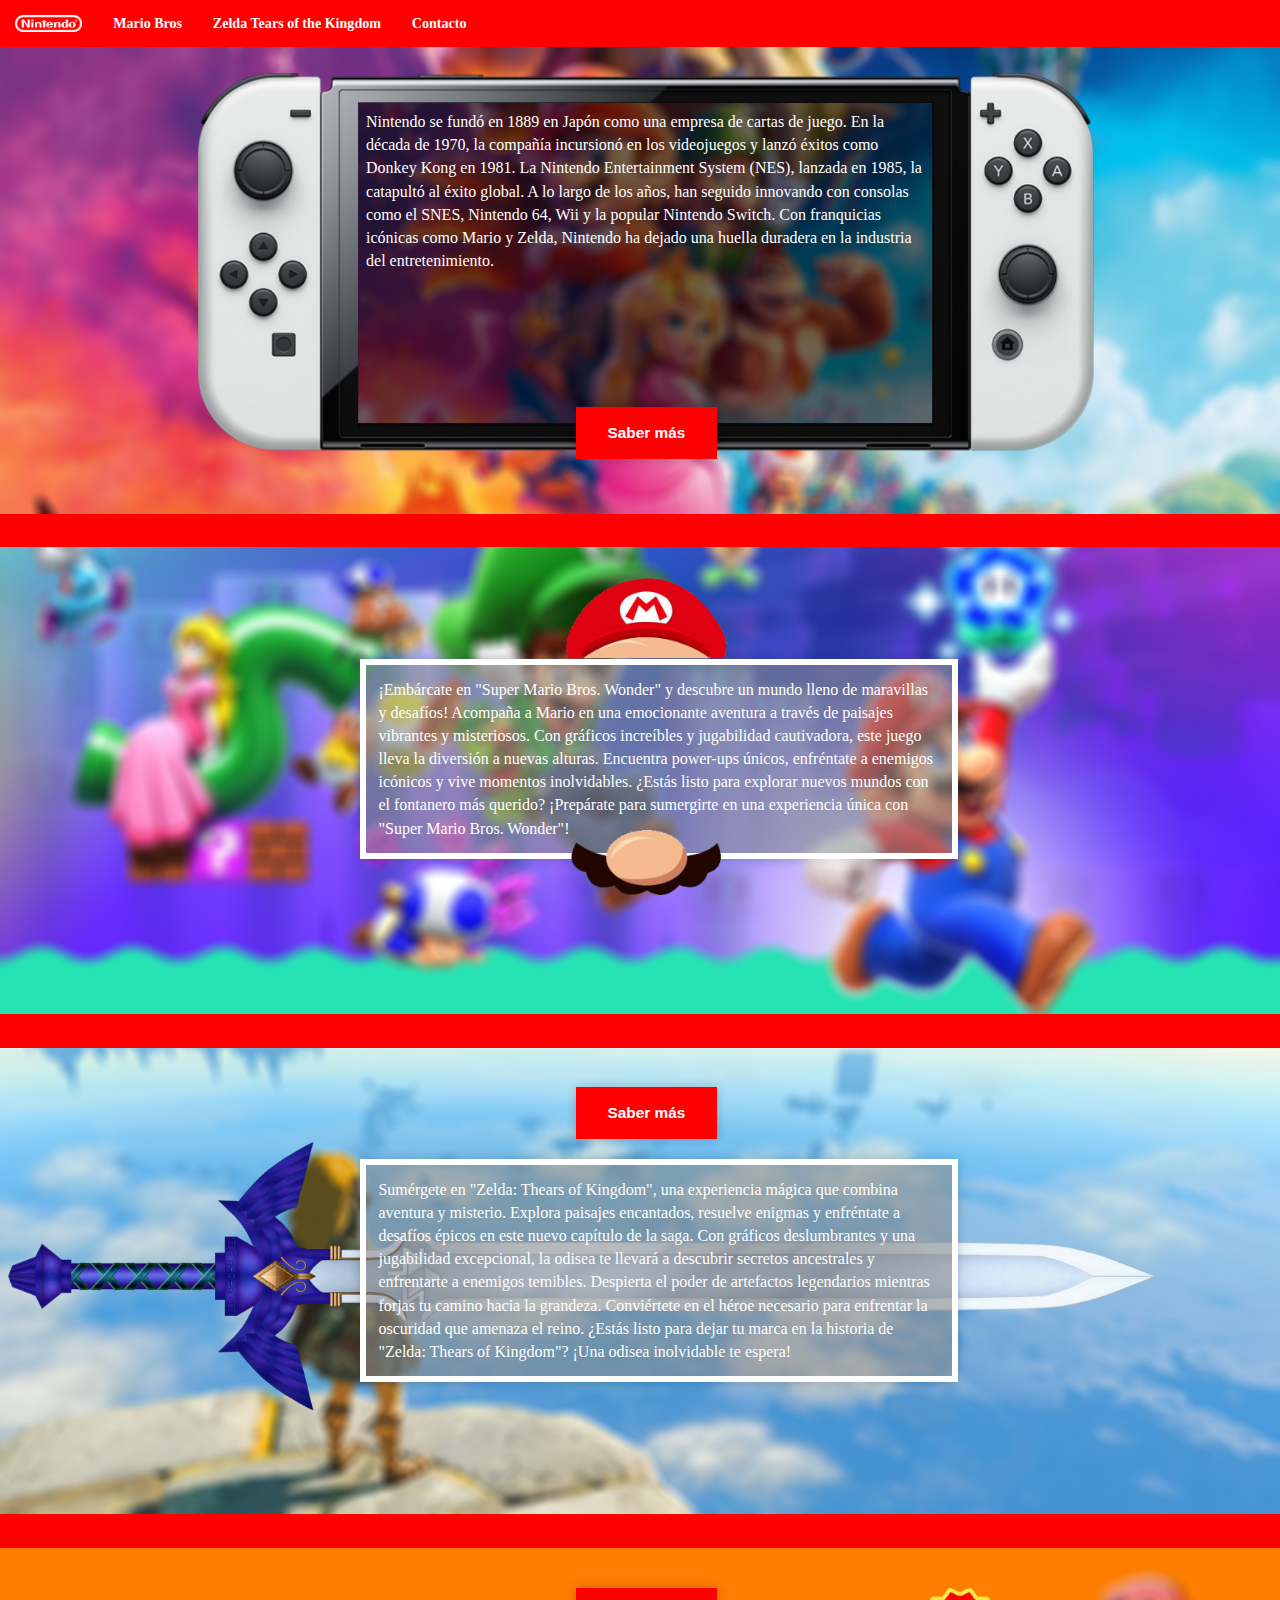
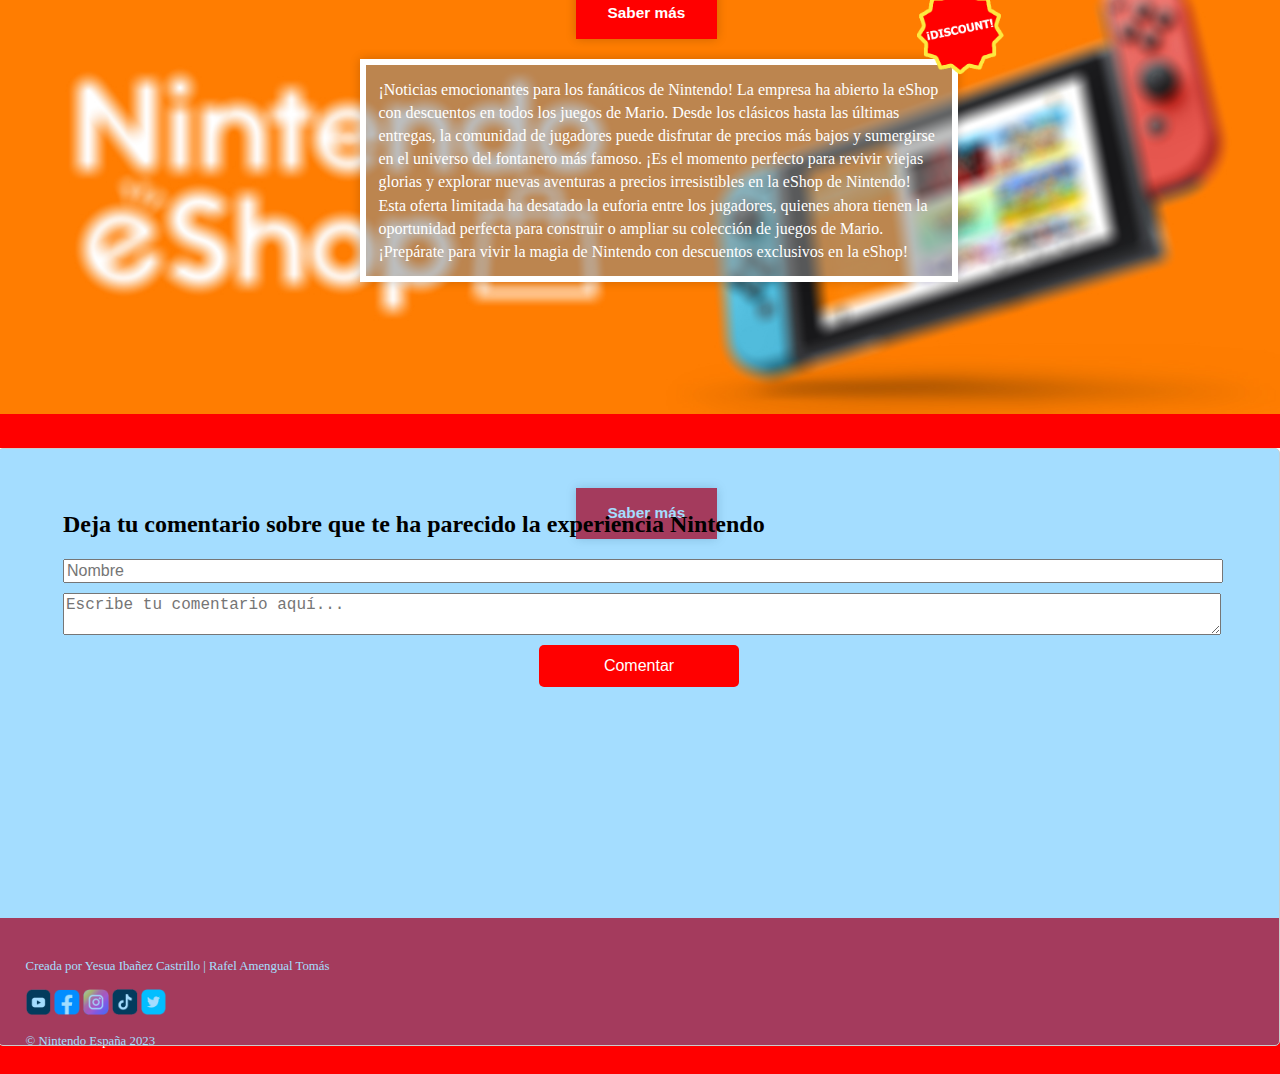
<file: Web-Responsive-JS-Rafel-Yesua/index.html>
<!DOCTYPE html>
<html lang="en">
<head>
    <meta charset="UTF-8">
    <meta name="viewport" content="width=device-width, user-scalable=yes, initial-scale=1.0, maxium-scale=1.0, minimum-scale=1.0">
    <title>Nintendo | Inicio</title>
    <link rel="stylesheet" href="CSS/navbar.css">
    <link rel="stylesheet" href="CSS/index.css">
    <link rel="stylesheet" href="CSS/footer.css">
</head>
<body>
    <header>
        <!--Barra de navegación del tamaño pc-->
    <!--Barra de navegación del tamaño pc-->
    <nav>
        <div id="nav2">
        <ul>
            <li><a class="btnIni" href="index.html"><img src="Multimedia/Logo.png"></a></li>
            <li class="nv1"><a href="Mario.html">Mario Bros</a></li>
            <li class="nv1"><a href="Zelda.html">Zelda Tears of the Kingdom</a></li>
            <li class="nv1"><a href="contact.html">Contacto</a></li>
        </ul>
        </div>
    </div>
        <!--Barra de navegación para movil-->
        <div id="navM">
            <ul>
                <li><a class="btnIni" href="index.html"><img src="Multimedia/Logo.png"></a></li>
                <li class="nv1"><a href="Mario.html">Mario Bros</a></li>
                <li class="nv1"><a href="Zelda.html">Zelda Tears of the Kingdom</a></li>
                <li class="nv1"><a href="contact.html">Contacto</a></li>
            </ul>
            </div>
        </div>
        
    </nav>

    </header>
    <main>
        <!--Apartado de la Nintendo Switch con texto-->
    <article >
        <div class="banner1">
                <img id="lg1" src="Multimedia/NintendoSwitch.png">
                <!--Texto del interior de la Switch-->
                <p id="sp1">
                    Nintendo se fundó en 1889 en Japón como una empresa de cartas de juego.
                    En la década de 1970, la compañía incursionó en los videojuegos y lanzó éxitos como Donkey Kong en 1981.
                    La Nintendo Entertainment System (NES), lanzada en 1985, la catapultó al éxito global.
                    A lo largo de los años, han seguido innovando con consolas como el SNES, Nintendo 64,
                    Wii y la popular Nintendo Switch. Con franquicias icónicas como Mario y Zelda,
                    Nintendo ha dejado una huella duradera en la industria del entretenimiento.
                </p>
                <!--Botón de saber más-->
                <button id="more1"><a href="https://www.youtube.com/watch?v=XoMEATvLpyA"><strong>Saber más</strong></a></button>
            </div>
            <!--Imagen de background del primer article (Mario y más personajes)-->
            <img id="banner1" src="Multimedia/Banner2.jpg">

    </article>
        <!--Separador de contenido-->
        <div id="separador1">  
        </div>
    <article>
            <!--Apartado del nuevo juego Mario Wonder-->
            <div class="banner1">
                <!--Imagenes decorativas de Mario-->
                <img id="nariz" src="Multimedia/Nariz.png">
                <img id="gorra" src="Multimedia/Gorra.png"></img>
                <!--Text del apartado-->
                <p id="sp2">
                    ¡Embárcate en "Super Mario Bros. Wonder" y descubre un mundo lleno de maravillas y desafíos!
                    Acompaña a Mario en una emocionante aventura a través de paisajes vibrantes y misteriosos.
                    Con gráficos increíbles y jugabilidad cautivadora, este juego lleva la diversión a nuevas alturas. 
                    Encuentra power-ups únicos, enfréntate a enemigos icónicos y vive momentos inolvidables. 
                    ¿Estás listo para explorar nuevos mundos con el fontanero más querido? ¡Prepárate para sumergirte en una 
                    experiencia única con "Super Mario Bros. Wonder"!
                </p>
                <!--Botón de saber más-->
                <button id="more2"><a href="https://www.youtube.com/watch?v=XoMEATvLpyA"><strong>Saber más</strong></a></button>
            </div>
            <!--Imagen de Background del segundo article (Mario Wonder)-->
            <img id="banner1" src="Multimedia/Banner5.jpg">

    </article>
        <!--Separador de contenido-->
        <div id="separador1">  
        </div>
    <article>
        <!--Apartado del nuevo juego de Zelda-->
        <div class="banner1">
            <!--Imagen decorativa del texto (Espada)-->
            <img id="sword" src="Multimedia/MasterSword.png"></img>
            <!--Texto del apartado-->
            <p id="sp3">
                Sumérgete en "Zelda: Thears of Kingdom", una experiencia mágica que combina aventura y misterio. 
                Explora paisajes encantados, resuelve enigmas y enfréntate a desafíos épicos en este nuevo capítulo de la saga. 
                Con gráficos deslumbrantes y una jugabilidad excepcional, la odisea te llevará a descubrir secretos ancestrales y enfrentarte a enemigos temibles. 
                Despierta el poder de artefactos legendarios mientras forjas tu camino hacia la grandeza. 
                Conviértete en el héroe necesario para enfrentar la oscuridad que amenaza el reino. 
                ¿Estás listo para dejar tu marca en la historia de "Zelda: Thears of Kingdom"? ¡Una odisea inolvidable te espera!
            </p>
            <!--Botón de saber más-->
            <button id="more3"><a href="https://www.youtube.com/watch?v=gp9aY09li1s"><strong>Saber más</strong></a></button>
        </div>

        <!--Imagen de background del tercer article (Zelda en una isla flotante)-->
        <img id="banner1" src="Multimedia/Banner4.jpg">

    </article>
        <!--Separador de contenido-->
        <div id="separador1">  
        </div>
    <article>
        <!--Apartado de los descuentos de la tienda de Nintendo-->
        <div class="banner1">
            <!--Texto del apartado-->
            <p id="sp4">
                ¡Noticias emocionantes para los fanáticos de Nintendo! La empresa ha abierto la eShop con descuentos en todos los juegos de Mario.
                Desde los clásicos hasta las últimas entregas, la comunidad de jugadores puede disfrutar de precios más bajos y sumergirse en el universo del fontanero más famoso.
                ¡Es el momento perfecto para revivir viejas glorias y explorar nuevas aventuras a precios irresistibles en la eShop de Nintendo!
                Esta oferta limitada ha desatado la euforia entre los jugadores, quienes ahora tienen la oportunidad perfecta para construir o ampliar su colección de juegos de Mario.
                ¡Prepárate para vivir la magia de Nintendo con descuentos exclusivos en la eShop!
            </p>
            <!--Botón de saber más-->
            <button id="more4"><a href="https://www.nintendo.es/Nintendo-eShop/Nintendo-eShop-1806894.html"><strong>Saber más</strong></a></button>
            </div>
            <!--Imagen de descuento del apartado de la tienda-->
            <img id="disc" src="Multimedia/STdiscount.png">
            <!--Imagen de background del cuarto article (Nintendo eShop)-->
            <img id="banner1" src="Multimedia/Banner3.jpg">

    </article>

        <!--Separador de contenido-->
        <div id="separador1">  
        </div>
        <article>
            <!--Apartado de los descuentos de la tienda de Nintendo-->
                <!--Formulario-->
                <div id="comment-form" class="comment-box">
                    <h2>Deja tu comentario sobre que te ha parecido la experiencia Nintendo</h2>
                    <br>
                    <input type="text" id="nombre2" placeholder="Nombre">
                    <textarea id="comentario" placeholder="Escribe tu comentario aquí..."></textarea>
                    <button type="button" id="submit-comment" onclick="AgregarComentarios()">Comentar</button>
                    <br>
                    <div id="comment-section"></div>
                </div>
                <!--Imagen de background del cuarto article (Nintendo eShop)-->
                <img id="banner2" class="banner1-form" src="Multimedia/Banner3.jpg">
            <div id="separador2">  
        </article>

    <footer>
            <!--Contenido de los creadores-->
            <p><br> Creada por Yesua Ibañez Castrillo | Rafel Amengual Tomás </p>
            <br>
            
            <!--Contenido de redes sociales-->
            <div>
                <div class="iconos-sociales">
                    <a href="https://www.youtube.com/channel/UC7jT5YnTBAOf2JTRrCR0K6g" target="_blank"><img class="social" alt="Síguenos en YouTube" src="Multimedia/youtube.png" title=" Síguenos en YouTube "/></a>
                    
                    <a href="https://www.facebook.com/NintendoES/" target="_blank"><img class="social" alt="Síguenos en Facebook" src="Multimedia/facebook.png" title="Síguenos en Facebook"/></a>
                    
                    <a href="https://www.instagram.com/nintendoes/" target="_blank"><img class="social" alt="Síguenos en Instagram" src="Multimedia/Instagram.png" title="Síguenos en Instagram"/></a>
                    
                    <a href="https://www.tiktok.com/discover/nintendo-espa%C3%B1a" target="_blank"><img class="social" alt="Síguenos en TikTok" src="Multimedia/tiktok.png" title="Síguenos en TikTok"/></a>
                    
                    <a href="https://twitter.com/nintendoes?lang=ca" target="_blank"><img class="social" alt="Síguenos en Twitter" src="Multimedia/Twitter.png" title="Sígueme en Twitter"/></a>
                </div>

                <p><br>© Nintendo España 2023</p>
            </div>
        </footer>
    </main>
</body>
<script src="Scripts/comentario.js"></script>
</html>
</file>
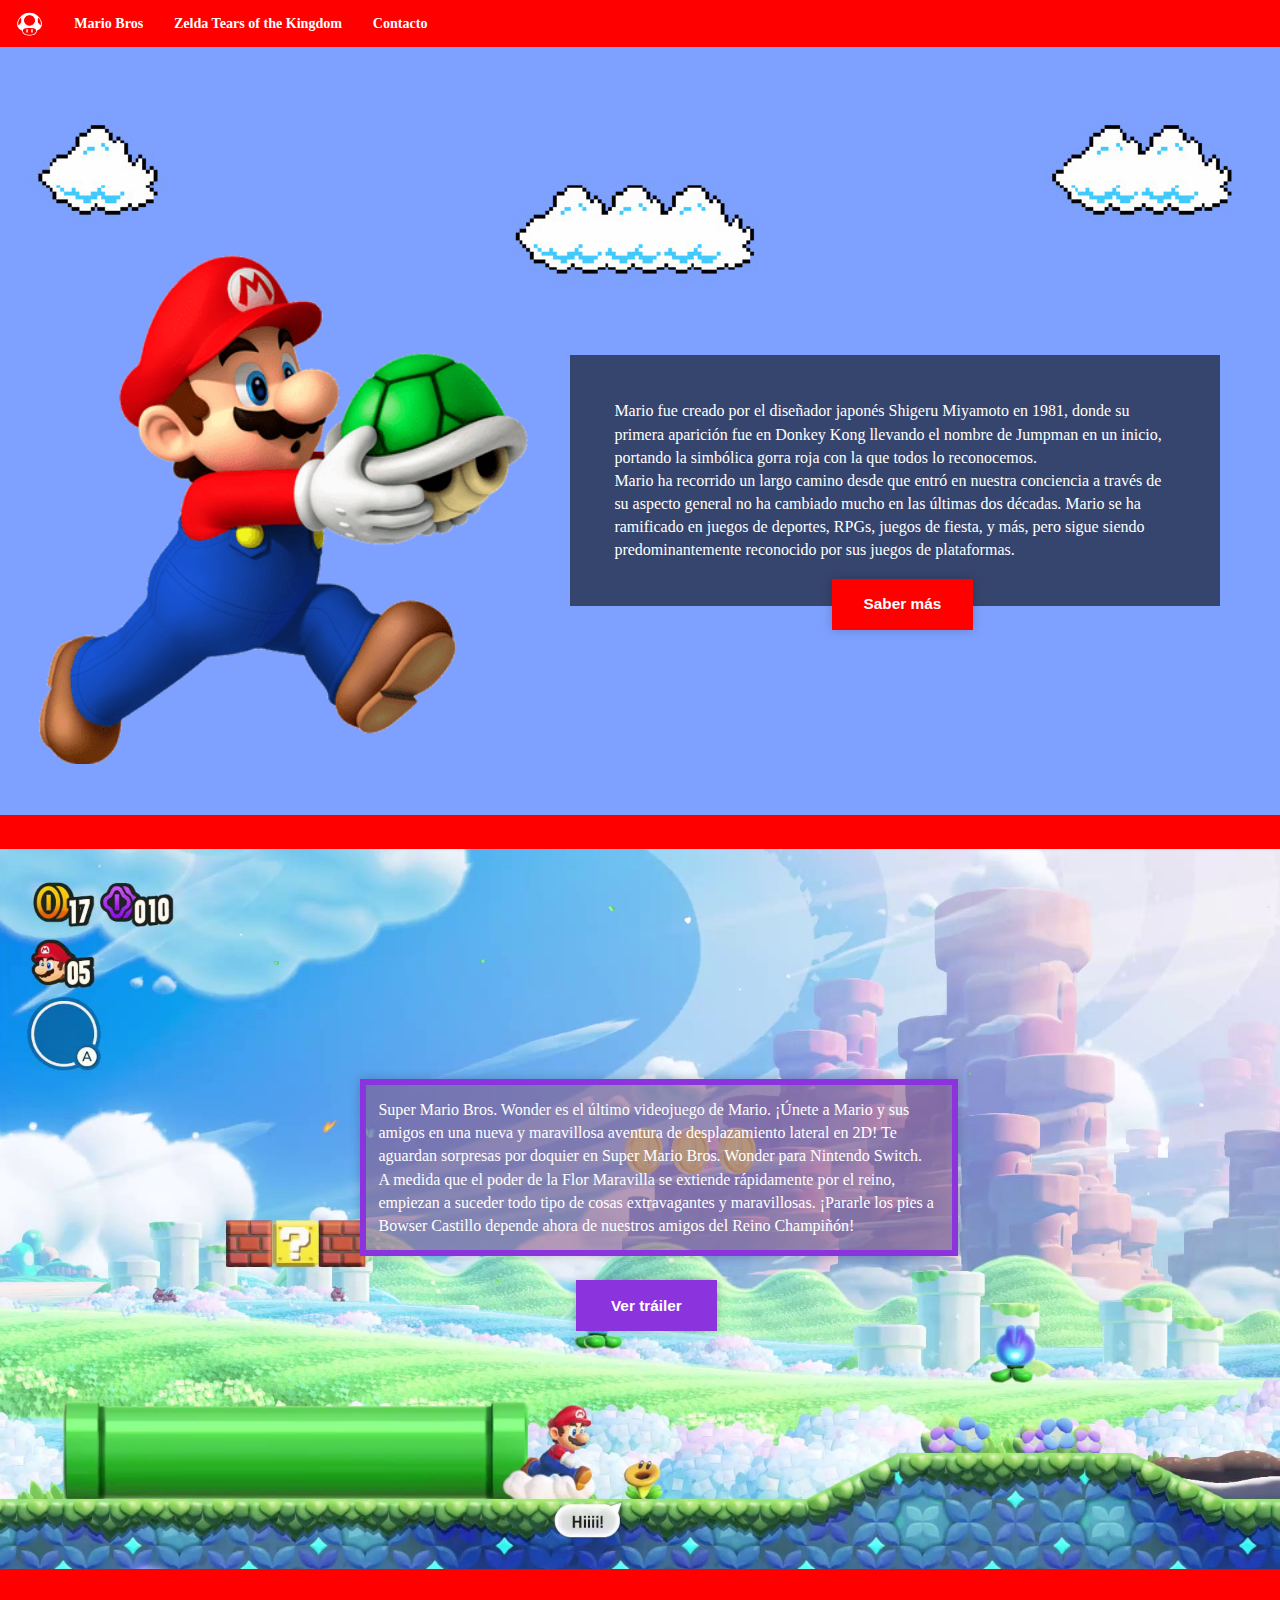
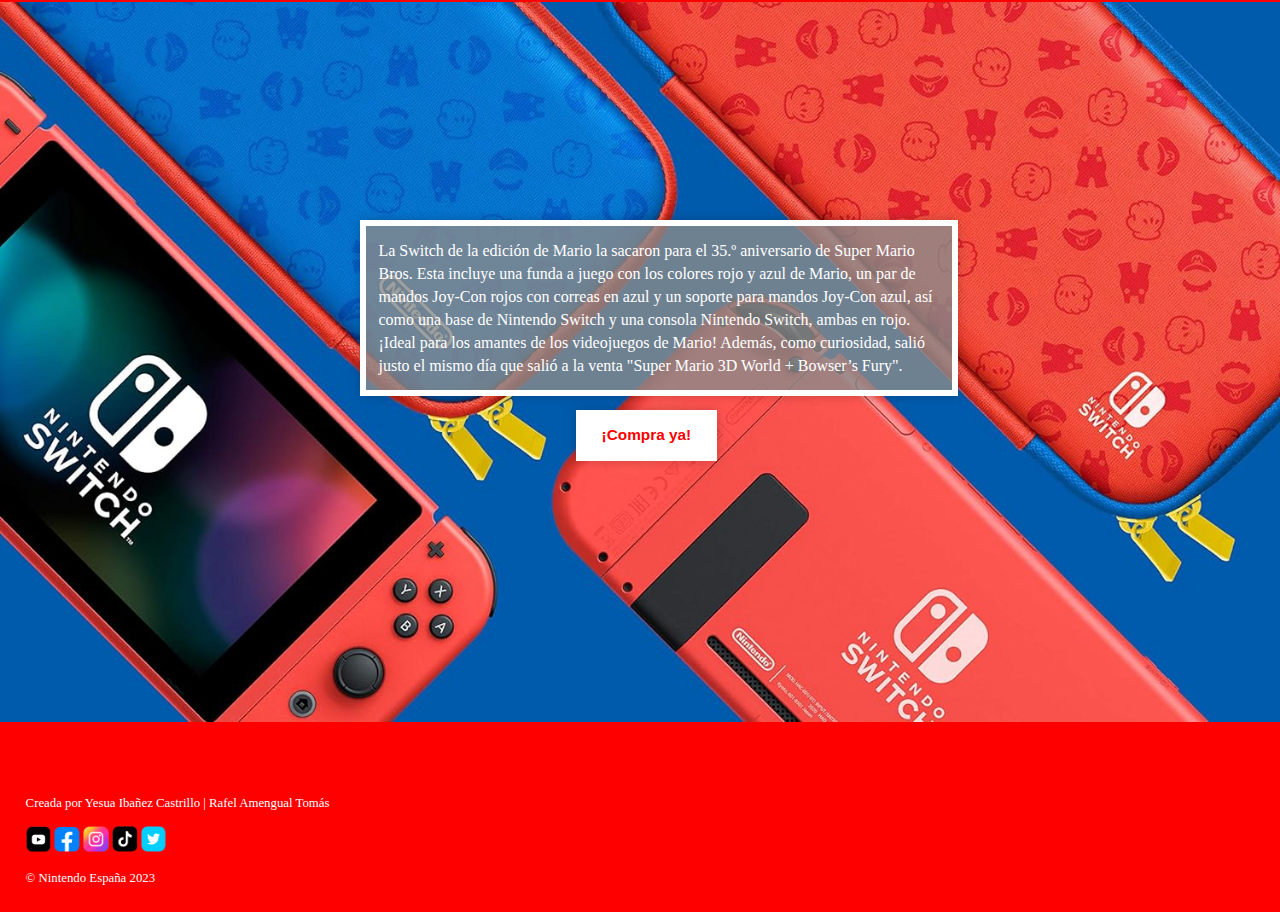
<file: Web-Responsive-JS-Rafel-Yesua/Mario.html>
<!DOCTYPE html>
<html lang="en">
<head>
    <meta charset="UTF-8">
    <meta name="viewport" content="width=device-width, initial-scale=1.0">
    <title>Nintendo | Mario</title>
    <link rel="stylesheet" href="CSS/navbar.css">
    <link rel="stylesheet" href="CSS/footer.css">
    <link rel="stylesheet" href="CSS/mario.css">
</head>
<body>
    <header>
        <!--Barra de navegación del tamaño pc-->
        <nav>
            <div>
            <ul>
                <li class="btnIniM"><a href="index.html"><img src="Multimedia/LogoMario.png"></a></li>
                <li class="nv1"><a href="Mario.html">Mario Bros</a></li>
                <li class="nv1"><a href="Zelda.html">Zelda Tears of the Kingdom</a></li>
                <li class="nv1"><a href="contact.html">Contacto</a></li>
            </ul>
            </div>
        </div>
        <div>
            <ul class="navmovil">
                <li><a class="logo"  href="index.html"><img id="LogoMarioRS" src="Multimedia/LogoMario.png"></a></li>
                <hr>
                <li><a href="#" id="active">Mario Bros</a></li>
                <hr>
                <li><a href="Zelda.html">Zelda Tears of the Kingdom</a></li>
                <hr>
            </ul>
        </div>
    </nav>

    </header>
    <main>
        <article>
        <div class="banner1">
            <div class="art1">
                <img id="lg1" src="Multimedia/Mario.png">
                <p id="sp1">
                    Mario fue creado por el diseñador japonés Shigeru Miyamoto en 1981, donde su primera aparición fue en Donkey Kong llevando el nombre de Jumpman en un inicio, portando la simbólica gorra roja con la que todos lo reconocemos.
                    <br>Mario ha recorrido un largo camino desde que entró en nuestra conciencia a través de su aspecto general no ha cambiado mucho en las últimas dos décadas. Mario se ha ramificado en juegos de deportes, RPGs, juegos de fiesta, y más, pero sigue siendo predominantemente reconocido por sus juegos de plataformas.
                </p>
            </div>
            <button id="more1"><a target="_blank" href="https://www.nintenderos.com/todo-lo-que-necesitas-saber-sobre-super-mario/"><strong>Saber más</strong></a></button> 
        </div>
        <img id="banner1" src="Multimedia/MarioDiv1.jpg">
        </article>

        <div id="separador1">  
        </div>
        <article>
            <div class="banner1">
                <p id="sp2">
                    Super Mario Bros. Wonder es el último videojuego de Mario. ¡Únete a Mario y sus amigos en una nueva y maravillosa aventura de desplazamiento lateral en 2D! Te aguardan sorpresas por doquier en Super Mario Bros. Wonder para Nintendo Switch.
                    <br>A medida que el poder de la Flor Maravilla se extiende rápidamente por el reino, empiezan a suceder todo tipo de cosas extravagantes y maravillosas. ¡Pararle los pies a Bowser Castillo depende ahora de nuestros amigos del Reino Champiñón!
                </p>
            </div>
            <button id="more2"><a target="_blank" href="https://www.youtube.com/watch?v=GZO7MgHNqI4"><strong>Ver tráiler</strong></a></button>
            <img id="banner1" src="Multimedia/MarioDiv2.jpg">
        </article>

        <div id="separador1">  
        </div>
        <article>
            <div class="banner1">
                <p id="sp3">
                    La Switch de la edición de Mario la sacaron para el 35.º aniversario de Super Mario Bros. Esta incluye una funda a juego con los colores rojo y azul de Mario, un par de mandos Joy-Con rojos con correas en azul y un soporte para mandos Joy-Con azul, así como una base de Nintendo Switch y una consola Nintendo Switch, ambas en rojo. ¡Ideal para los amantes de los videojuegos de Mario! Además, como curiosidad, salió justo el mismo día que salió a la venta "Super Mario 3D World + Bowser’s Fury".
                </p>
            </div>
            <button id="more3"><a target="_blank" href="https://www.amazon.es/Nintendo-Switch-edición-Mario-rojo/dp/B08SSBJQC9"><strong>¡Compra ya!</strong></a></button>
            <img id="banner1" src="Multimedia/MarioDiv3.jpg">
        </article>

        <div id="separador1">  
        </div>
    
        <footer>
            <p><br> Creada por Yesua Ibañez Castrillo | Rafel Amengual Tomás </p>
            <br>
            <div>
                <div class="iconos-sociales">
                    <a href="https://www.youtube.com/channel/UC7jT5YnTBAOf2JTRrCR0K6g" target="_blank"><img class="social" alt="Síguenos en YouTube" src="Multimedia/youtube.png" title=" Síguenos en YouTube "/></a>
                    
                    <a href="https://www.facebook.com/NintendoES/" target="_blank"><img class="social" alt="Síguenos en Facebook" src="Multimedia/facebook.png" title="Síguenos en Facebook"/></a>
                    
                    <a href="https://www.instagram.com/nintendoes/" target="_blank"><img class="social" alt="Síguenos en Instagram" src="Multimedia/Instagram.png" title="Síguenos en Instagram"/></a>
                    
                    <a href="https://www.tiktok.com/discover/nintendo-espa%C3%B1a" target="_blank"><img class="social" alt="Síguenos en TikTok" src="Multimedia/tiktok.png" title="Síguenos en TikTok"/></a>
                    
                    <a href="https://twitter.com/nintendoes?lang=ca" target="_blank"><img class="social" alt="Síguenos en Twitter" src="Multimedia/Twitter.png" title="Sígueme en Twitter"/></a>
                </div>

                <p><br>© Nintendo España 2023</p>
            </div>
        </footer>
    </main>
</body>
</html>
</file>
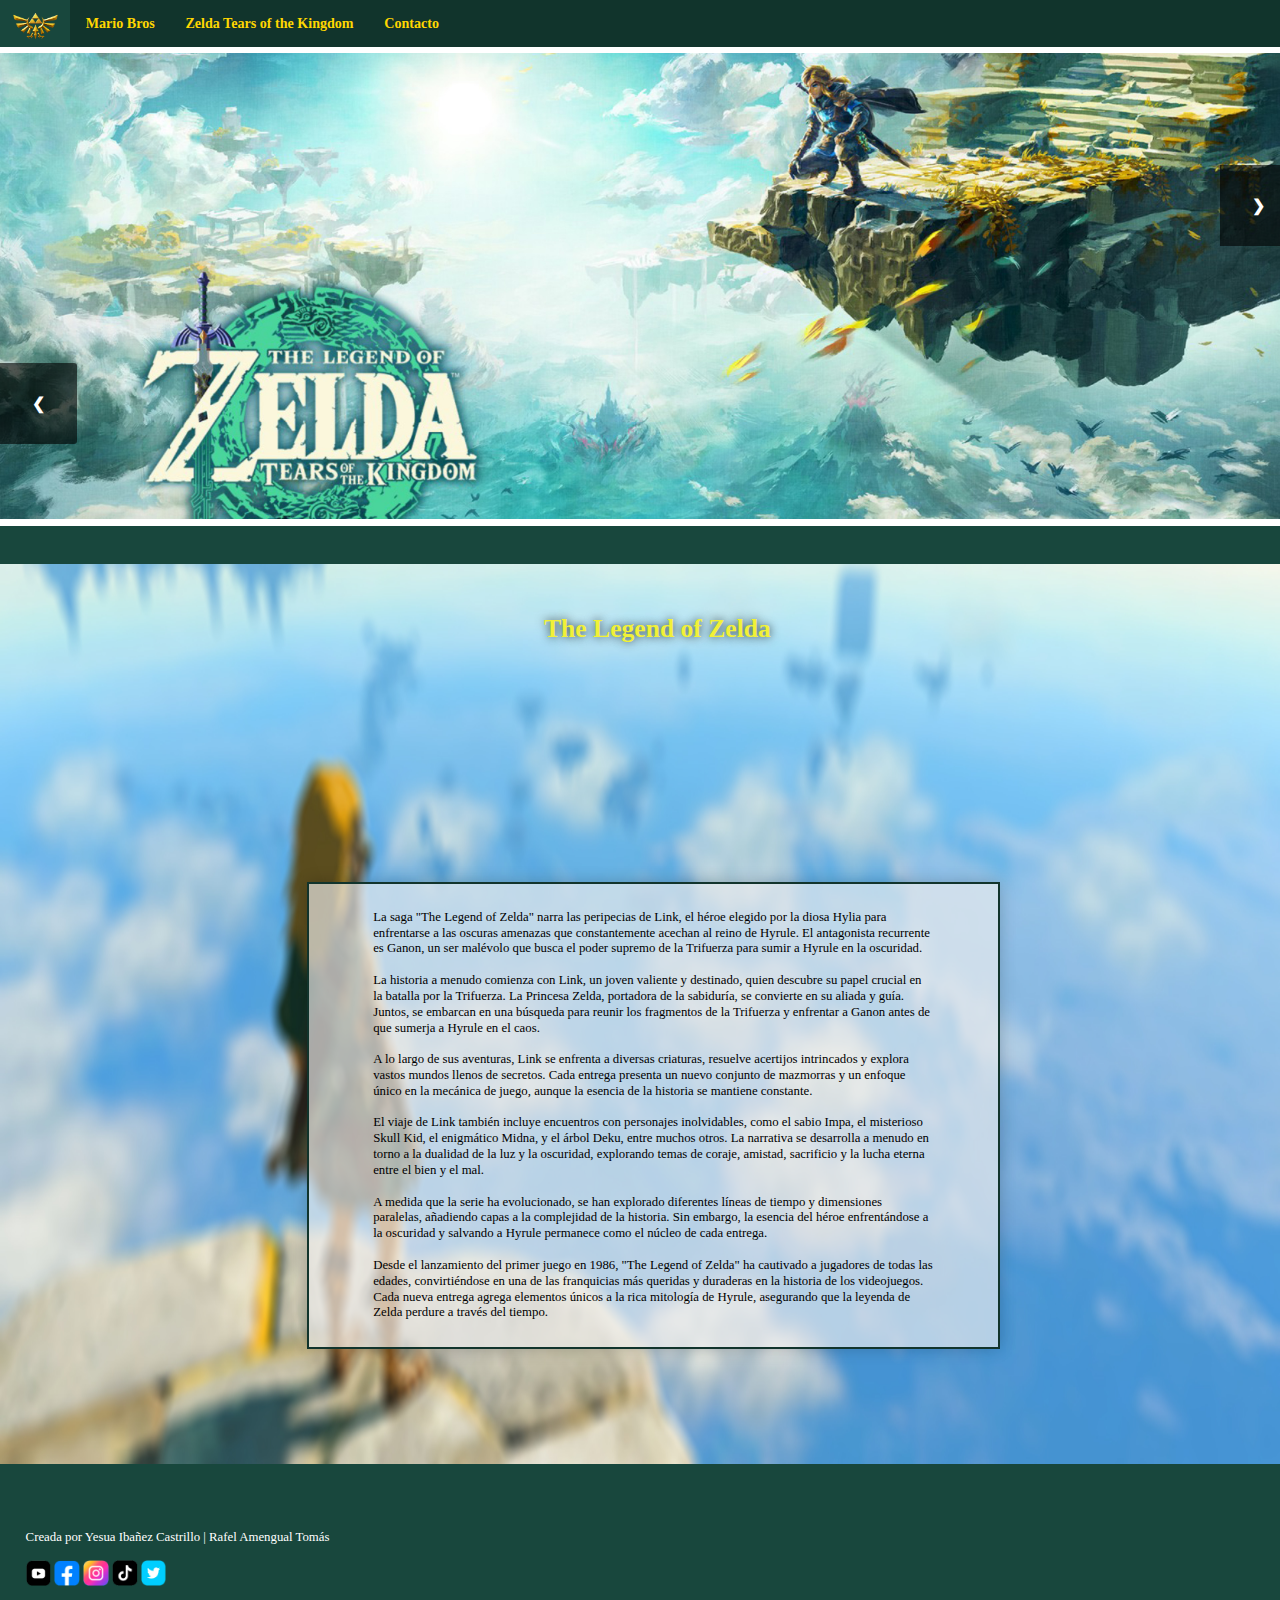
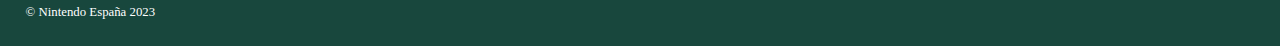
<file: Web-Responsive-JS-Rafel-Yesua/Zelda.html>
<!DOCTYPE html>
<html lang="en">
<head>
    <meta charset="UTF-8">
    <meta name="viewport" content="width=device-width, initial-scale=1.0">
    <title>Nintendo | Zelda Tears of the Kingdom</title>
    <!--Css de los textos y demás de decoración de Zelda-->
    <link rel="stylesheet" href="CSS/Zelda.css">
    <!--Css de la navbar-->
    <link rel="stylesheet" href="CSS/navbar.css">
    <!--Css del footer-->
    <link rel="stylesheet" href="CSS/footer.css">
</head>
<body>
    <header>
        <!--Menú de Navegación tamaño para PC-->
        <nav class="Zelda">
            <div>
            <ul>
                <li><a class="btnIniZ" href="index.html"><img src="Multimedia/ZeldaSheld.png"></a></li>
                <li class="nv1"><a href="Mario.html">Mario Bros</a></li>
                <li class="nv1"><a href="Zelda.html">Zelda Tears of the Kingdom</a></li>
                <li class="nv1"><a href="contact.html">Contacto</a></li>
            </ul>
            </div>
        </div>
            <!--Menú de navegación tamaño telefono-->
            <div>
                <ul class="navmovilZelda">
                    <li><a class="logoZelda" href="index.html"><img alt="Logo tipo Zelda" src="Multimedia/ZeldaSheld.png"></a></li>
                    <hr>
                    <li><a href="Mario.html">Mario Bros</a></li>
                    <hr>
                    <li><a href="Zelda.html" id="active">Zelda Tears of the Kingdom</a></li>
                    <hr>
                </ul>
            </div>
        </nav>
    </header>
    <main>

        <div class="slideshow-container">
            <a class="prev" onclick="plusSlides('Mario', -1)">&#10094;</a>
            <div class="mySlides Mario" onclick="scrSide('siguiente', 100, 'arteUrbano')">
                <img src="Multimedia/Carrousel..jpg">
            </div>
            <div class="mySlides fade Mario" onclick="scrSide('siguiente', 200, 'arteUrbano')">
                <img src="Multimedia/Carrousel2.jpg">
            </div>
            <div class="mySlides fade Mario"  onclick="scrSide('siguiente', 300, 'arteUrbano')">
                <img src="Multimedia/Carrousel3.jpg">
            </div>
            <a class="next" onclick="plusSlides('Mario', 1)">&#10095;</a>
        </div>
        <!--Separador verde-->
        <div id="separador-Zelda">
            <br>
        </div>
        <div>
            <!--Imagen de background-->
            <img class="banner1" src="Multimedia/Banner4.jpg" alt="Banner de Zelda">
            <!--Titulo del texto-->
            <h1 id="titleZ">The Legend of Zelda</h1>
            <!--Texto de la historia de Zelda-->
            <p id="textZel">
                
                La saga "The Legend of Zelda" narra las peripecias de Link, el héroe elegido por la diosa Hylia para enfrentarse a las oscuras amenazas que constantemente acechan al reino de Hyrule.
                El antagonista recurrente es Ganon, un ser malévolo que busca el poder supremo de la Trifuerza para sumir a Hyrule en la oscuridad.<br><br>
                
                La historia a menudo comienza con Link, un joven valiente y destinado, quien descubre su papel crucial en la batalla por la Trifuerza.
                La Princesa Zelda, portadora de la sabiduría, se convierte en su aliada y guía. Juntos, se embarcan en una búsqueda para reunir los fragmentos de la Trifuerza y enfrentar a Ganon antes de que sumerja a Hyrule en el caos.<br><br>

                A lo largo de sus aventuras, Link se enfrenta a diversas criaturas, resuelve acertijos intrincados y explora vastos mundos llenos de secretos.
                Cada entrega presenta un nuevo conjunto de mazmorras y un enfoque único en la mecánica de juego, aunque la esencia de la historia se mantiene constante.<br><br>

                El viaje de Link también incluye encuentros con personajes inolvidables, como el sabio Impa, el misterioso Skull Kid, el enigmático Midna, y el árbol Deku, entre muchos otros.
                La narrativa se desarrolla a menudo en torno a la dualidad de la luz y la oscuridad, explorando temas de coraje, amistad, sacrificio y la lucha eterna entre el bien y el mal.<br><br>

                A medida que la serie ha evolucionado, se han explorado diferentes líneas de tiempo y dimensiones paralelas, añadiendo capas a la complejidad de la historia.
                Sin embargo, la esencia del héroe enfrentándose a la oscuridad y salvando a Hyrule permanece como el núcleo de cada entrega.<br><br>

                Desde el lanzamiento del primer juego en 1986, "The Legend of Zelda" ha cautivado a jugadores de todas las edades, convirtiéndose en una de las franquicias más queridas y duraderas en la historia de los videojuegos.
                Cada nueva entrega agrega elementos únicos a la rica mitología de Hyrule, asegurando que la leyenda de Zelda perdure a través del tiempo.</p>
        </div>
        <!--Separador verde-->
                <div id="separador-Zelda">
                    <br>
                </div>

        <footer class="footer_Zelda">
            <!--Footer con todos los logos de las redes sociales-->
            <p><br> Creada por Yesua Ibañez Castrillo | Rafel Amengual Tomás </p>
            <br>
            <div>
                <div class="iconos-sociales">
                    <a href="https://www.youtube.com/channel/UC7jT5YnTBAOf2JTRrCR0K6g" target="_blank"><img class="social" alt="Síguenos en YouTube" src="Multimedia/youtube.png" title=" Síguenos en YouTube "/></a>
                    
                    <a href="https://www.facebook.com/NintendoES/" target="_blank"><img class="social" alt="Síguenos en Facebook" src="Multimedia/facebook.png" title="Síguenos en Facebook"/></a>
                    
                    <a href="https://www.instagram.com/nintendoes/" target="_blank"><img class="social" alt="Síguenos en Instagram" src="Multimedia/Instagram.png" title="Síguenos en Instagram"/></a>
                    
                    <a href="https://www.tiktok.com/discover/nintendo-espa%C3%B1a" target="_blank"><img class="social" alt="Síguenos en TikTok" src="Multimedia/tiktok.png" title="Síguenos en TikTok"/></a>
                    
                    <a href="https://twitter.com/nintendoes?lang=ca" target="_blank"><img class="social" alt="Síguenos en Twitter" src="Multimedia/Twitter.png" title="Sígueme en Twitter"/></a>
                </div>

                <p><br>© Nintendo España 2023</p>
            </div>
        </footer>
    </main>
</body>
<script src="Scripts/CarrouselMario.js"></script>
</html>
</file>
<file: Web-Responsive-JS-Rafel-Yesua/CSS/navbar.css>
/*Parametros generales de la web*/
*{
    margin:0;
}
/*Parametros de color y tamaño de la barra de navegación*/
nav{
    background-color: red;
    height: 3.7vw;
    overflow: hidden;
}

ul{
    list-style-type: none;
    margin: 0;
    padding: 0;
}

li{
    float: left;
}

li a{
    display: block;
    color: white;
    text-align: center;
    padding: 1.2vw 1.2vw;
    text-decoration: none;
    font-size: 1.1vw;
    font-weight: bold;
}
li a:hover {
    background-color: white;
    color: red;
    font-weight: bold;
}
.btnIni:hover {
    background-color: transparent;
    padding: 1.2vw;
}
.btnIni img{
    height: 1.3vw;
}
.btnIniM a{
    padding: 0.8vw 1.2vw;
}
.btnIniM a:hover{
    background-color: transparent;
}
.btnIniM img{
    width: 2.2vw;
}


.Zelda {
    background-color: #11342c;
}

.Zelda a {
    color: gold;
}

.Zelda a:hover{
    color: white;
    background-color: #18473d;
}

.btnIniZ{
    padding: 1vw;
    background-color: #11342c;
}

.btnIniZ img{
    width: 3.5vw;
}
.btnIniZ:hover{
    background-color: transparent;

}

/*Barra de navegación móvil oculta*/
.navmovil,.navmovilZelda{
    display: none;
}


.nav-pc-right {
    
    margin-left: 92vw;
    justify-content: flex-end;
    margin-right: 1rem;
    padding: 1.2vw;
}

.nav-pc-right button {
    margin-left: 0.5rem;
    justify-content: center;
}

.nav-pc-right button{
    color: black;
    border: none;
    border-radius: 1rem;
    cursor: pointer;
    padding: 0.5rem;
}

.switch {
    --circle-dim: 1rem;
    font-size: 17px;
    position: relative;
    display: inline-block;
    width: 3.2rem;
    height: 1.6rem;
}
  
  /* Hide default HTML checkbox */
.switch input {
    opacity: 0;
    width: 0;
    height: 0;
}
  
  /* The slider */
.slider {
    position: absolute;
    cursor: pointer;
    top: 0;
    left: 0;
    right: 0;
    bottom: 0;
    background-color: #f5aeae;
    transition: .4s;
    border-radius: 30px;

}
  
.slider-card {
    position: absolute;
    content: "";
    height: var(--circle-dim);
    width: var(--circle-dim);
    border-radius: 20px;
    left: 0.3em;
    bottom: 0.3em;
    transition: .4s;
    pointer-events: none;
}
  
.slider-card-face {
    position: absolute;
    inset: 0;
    backface-visibility: hidden;
    perspective: 1000px;
    border-radius: 50%;
    transition: .4s transform;
}
  
.slider-card-front {
    background-color: #DC3535;
}
  
.slider-card-back {
    background-color: #379237;
    transform: rotateY(180deg);
}
  
input:checked ~ .slider-card .slider-card-back {
    transform: rotateY(0);
}
  
input:checked ~ .slider-card .slider-card-front {
    transform: rotateY(-180deg);
}
  
input:checked ~ .slider-card {
    transform: translateX(1.5em);
}
  
input:checked ~ .slider {
    background-color: #9ed99c;
}


#navM{
    display: none;
}

.switch-movil{
    display: none;
}

/*CSS Tamaño móvil*/
@media screen and (max-width: 426px) {
    #nav2{
        display: none;
    }
   /*Parámetros generales de la web*/
   *{
    margin:0;
}
nav{
    height: 6vh;
}
/*Parámetros de la navbar*/
#navM{
    display: block;
    overflow: hidden;
    position: absolute;
}
/*Boton de navegación oculto*/
ul{
    list-style-type: none;
    margin: 0;
    padding: 0;
}

li{
    float: left;
}

li a{
    display: block;
    color: white;
    text-align: center;
    padding: 4vw 2vw;
    text-decoration: none;
    font-size: 3vw;
    font-weight: bold;
}
li a:hover {
    background-color: white;
    color: red;
    font-weight: bold;
}
.btnIni:hover {
    background-color: transparent;
    padding: 1.5vw;
}
.btnIni img{
    height: 5vw;
}
.btnIniM a{
    padding: 0.8vw 1.2vw;
}
.btnIniM a:hover{
    background-color: transparent;
}
.btnIniM img{
    width:5vh;
}
.btnIniZ img{
    padding: 2vw;
    width:5vh;
}

}
</file>
<file: Web-Responsive-JS-Rafel-Yesua/CSS/index.css>
/*Imagen y texto del primer article */
#lg1{
    display: flex;
    position: absolute;
    width: 70vw;
    margin-top: 2vw;
    margin-left: 15.5vw;
}
#sp1{
    display: flex;
    position: absolute;
    color: white;
    font-size: 1.25vw;
    text-align: left;
    margin-top: 4.3vw;
    margin-left: 28vw;
    width: 43.8vw;
    padding: 0.6vw;
    padding-bottom: 12vw;
    background-color: hsla(0, 0%, 0%, 0.57);
    line-height: 1.81vw;
}
/*Imagen y texto del segundo article*/
#disc{
    position: absolute;
    width: 12vw;
    height: 12vw;
    left: 69vw;
    top: 121.4vw;
}
#sp2{
    display: flex;
    position: absolute;
    color: white;
    font-size: 1.25vw;
    text-align: left;
    margin-top: 8.7vw;
    margin-left: 28.1vw;
    width: 43.8vw;
    padding: 1vw;
    box-shadow: 0px 0px 10px rgba(0, 0, 0, 0.2);
    background-color: hsla(180, 1%, 54%, 0.57);
    border: rgb(255, 255, 255) solid 0.5vw;
    line-height: 1.81vw;
}


/*Botom saber más*/
#more1{
    display: block;
    position: absolute;
    color: white;
    background-color: red;
    font-size: 1.2vw;
    width: 11vw;
    height: 4vw;
    border: 0;
    box-shadow: 0px 0px 10px rgba(0, 0, 0, 0.2);
    left: 45vw;
    top: 40vh;
}

#more1 a{
    display: block;
    color: white;
    text-decoration: none;
}

#more1 a:hover{
    padding: 1.1vw;
    color: red;
    background-color: white;
    text-decoration: none;
}


/*Segundo boton saber más*/

#more2{
    display: block;
    position: absolute;
    color: white;
    background-color: red;
    font-size: 1.2vw;
    width: 11vw;
    height: 4vw;
    border: 0;
    box-shadow: 0px 0px 10px rgba(0, 0, 0, 0.2);
    left: 45vw;
    top: 60vh;
}

#more2 a{
    display: block;
    color: white;
    text-decoration: none;
}

#more2 a:hover{
    padding: 1.1vw;
    color: red;
    background-color: white;
    text-decoration: none;
}


/*Decoración de Zelda */
#sword{
    display: flex;
    position: absolute;
    width: 21vw;
    margin-top: -27vw;
    margin-left: 35vw;
    rotate: -90deg;
}
/*Texto de Zelda Tears of the Kingdom*/
#sp3{
    display: flex;
    position: absolute;
    color: white;
    font-size: 1.25vw;
    text-align: left;
    margin-top: 8.7vw;
    margin-left: 28.1vw;
    width: 43.8vw;
    padding: 1vw;
    box-shadow: 0px 0px 10px rgba(0, 0, 0, 0.2);
    background-color: hsla(180, 1%, 54%, 0.57);
    border: rgb(255, 255, 255) solid 0.5vw;
    line-height: 1.81vw;
}

/*Tercer boton saber más*/
#more3{
    display: block;
    position: absolute;
    color: white;
    background-color: red;
    font-size: 1.2vw;
    width: 11vw;
    height: 4vw;
    border: 0;
    box-shadow: 0px 0px 10px rgba(0, 0, 0, 0.2);
    left: 45vw;
    top: 60vh;
}

#more3 a{
    display: block;
    color: white;
    text-decoration: none;
}

#more3 a:hover{
    padding: 1.1vw;
    color: red;
    background-color: white;
    text-decoration: none;
}

/*Decoración de Mario en el texto*/
#gorra{
    display: flex;
    position: absolute;
    width: 19vw;
    margin-top: -3.55vw;
    margin-left: 41vw;
    z-index: 2;

}
#nariz{
    position: absolute;
    width: 12vw;
    margin-top: 19vw;
    margin-left: 44.5vw;
    z-index: 2;
}

/*Texto de la tienda de Nintendo*/
#sp4{
    display: flex;
    position: absolute;
    color: white;
    font-size: 1.25vw;
    text-align: left;
    margin-top: 8.7vw;
    margin-left: 28.1vw;
    width: 43.8vw;
    padding: 1vw;
    box-shadow: 0px 0px 10px rgba(0, 0, 0, 0.2);
    background-color: hsla(180, 1%, 54%, 0.57);
    border: rgb(255, 255, 255) solid 0.5vw;
    line-height: 1.81vw;
}

/*Cuarto boton saber más*/
#more4{
    display: block;
    position: absolute;
    color: white;
    background-color: red;
    font-size: 1.2vw;
    width: 11vw;
    height: 4vw;
    border: 0;
    box-shadow: 0px 0px 10px rgba(0, 0, 0, 0.2);
    left: 45vw;
    top: 60vh;
}

#more4 a{
    display: block;
    color: white;
    text-decoration: none;
}

#more4 a:hover{
    padding: 1.1vw;
    color: red;
    background-color: white;
    text-decoration: none;
}

/*Banner de fondo 1*/
.banner1{
    position: relative;
}
/*Esto esta aquí porque se buguea la web (Si se quita mueve todos los saber más y no los deja recolocar de nuevo :( )*/
#banner1{
    width: 100%;
}

/*Separadro de contenido*/
#separador1{
    background-color: red;
    margin-top: -0.7vw;
    height: 3vw;
}

  /*Estilos de la caja de comentarios */
  .comment-box {
    overflow-y: scroll;
    overflow-x: hidden;
    -webkit-hyphens: auto;
    -ms-hyphens: auto;
    hyphens: auto;
    margin: 0 ;
    right: 0vw;
    width: 90vw;
    height: 52vh;
    padding: 5vw;
    border: 1px solid #ccc;
    border-radius: 5px;
    background-color: rgba(5, 163, 255, 0.363);   
    margin-top: 8.7vw;
    
   
}



#comment-form {
    z-index: 1;
    hyphens: auto;
    position: absolute;
    max-width: 90vw;
    max-height: 53vh;
    margin-top: 0vw;
    margin-left: 28vw;
    line-height: 1.81vw;
    font-size: 1.25vw;
    text-align: left;
    
}

#comment-form input,
#comment-form textarea {
    display: block;
    width: 100%;
    margin-bottom: 10px;
    font-size: 1.25vw;
}

#submit-comment {
    display: block;
    margin: 0 auto;
    padding: 12px 24px;
    background-color: #ff0000;
    color: #fff;
    border: none;
    border-radius: 5px;
    cursor: pointer;
    transition: background-color 0.3s;
    width: 100%;
    max-width: 200px;
    text-align: center;
    font-size: 1.25vw;
}
#submit-comment:hover {
    background-color: #d80909;
}
.comment {
    -webkit-hyphens: auto;
    -ms-hyphens: auto;
    hyphens: auto;
    line-height: 1.2vw;
    margin-bottom: 10px;
    padding: 2vw;
    border: 1px solid #ccc;
    border-radius: 5px;
    background-color: #ffffff;
}


#banner2{
    width: 100%;
    background-color: rgba(255, 255, 255, 0.952);
    filter:opacity(0)
}
.banner1-form{
    overflow: hidden;
    z-index: 0;
    position: relative;
}


@media screen and (max-width: 428px){
#nav2{
    display: none;
}

    /*Imagen y texto del primer article */
    #banner1{
        height: 34vh;
    }
    #lg1{
        display: none;
    }
    #sp1{
    border: 2px black solid;
    padding: 1vh;
    margin-top: 1vh;
    margin-left: 1.2vw;
    font-size: 1rem;
    width: 93vw;
    height: 24vh;
    line-height: 2.1vh;
    text-align: left;
    }
    /*Primer boton saber más en movil*/
    #more1{
        left: 38vw;
        top: 29vh;
        font-size: 4vw;
        width: 25vw;
        height: 4vh;
    }
    #more1 a{
        display: block;
        color: white;
        text-decoration: none;
    }
    
    #more1 a:hover{
        color: red;
        background-color: white;
        font-size: 3.7vw;
        width: 19.5vw;
    }
    /*Imagen y texto del segundo article */
    #nariz{
        display: none;
    }
    #gorra{
        display: none;
    }
    #sp2{
        margin-top: 1vh;
        margin-left: 1.2vw;
        padding: 1vh;
        font-size: 1rem;
        width: 93vw;
        height: 24vh;
        line-height: 2.1vh;
        text-align: left;
        background-color: hsla(180, 1%, 54%, 0.671);
    }

    /*Segundo boton saber más en movil*/
    #more2{
        left: 38vw;
        top: 29vh;
        font-size: 4vw;
        width: 25vw;
        height: 4vh;
    }
    #more2 a{
        display: block;
        color: white;
        text-decoration: none;
    }
    
    #more2 a:hover{
        color: red;
        background-color: white;
        font-size: 3.7vw;
        width: 19.5vw;
    }
    /*texto del tercer article */
    #sp3{
        background-color: hsla(0, 0%, 0%, 0.57);
        border-color: black;
        margin-top: 0.5vh;
        margin-left: 1.2vw;
        padding: 1vh;
        font-size: 0.9rem;
        width: 93vw;
        height: 26.3vh;
        line-height: 2.1vh;
        text-align:left;
    }
    /*Tercer boton saber más en movil*/
    #more3{
        left: 38vw;
        top: 29.4vh;
        font-size: 4vw;
        width: 25vw;
        height: 4vh;
    }
    #more3 a{
        display: block;
        color: white;
        text-decoration: none;
    }
    
    #more3 a:hover{
        color: red;
        background-color: white;
        font-size: 3.7vw;
        width: 19.5vw;
    }
    /*Imagen y texto del cuarto article */
    #sp4{
        background-color: hsla(0, 0%, 0%, 0.57);
        border-color: black;
        margin-top: 0.5vh;
        margin-left: 1.2vw;
        padding: 1vh;
        font-size: 0.9rem;
        width: 93vw;
        height: 26.3vh;
        line-height: 2.1vh;
        text-align:left;
    }
    #disc{
        display: none;
    }
    /*Cuarto boton saber más en movil*/
    #more4{
        left: 38vw;
        top: 29.5vh;
        font-size: 4vw;
        width: 25vw;
        height: 4vh;
    }
    #more4 a{
        display: block;
        color: white;
        text-decoration: none;
    }
    
    #more4 a:hover{
        color: red;
        background-color: white;
        font-size: 3.7vw;
        width: 19.5vw;
    }
    #separador1{
        margin-top: -1vh;
        height: 4.1vw;
    }

    #comment-form{
        height: 35vh;
        font-size: 3vw;
        line-height: 4vw;
    }
    #comment-form textarea{
        height: 14vh;
        font-size: 4vw;
    }
    #comment-form #nombre2{
        height: 4vh;
        font-size: 4vw;
    }
    #submit-comment{
        font-size: 4vw;
    }
    #separador2{
        display: none;
    }
    #banner2{
        height: 40vh;
    }

}
</file>
<file: Web-Responsive-JS-Rafel-Yesua/CSS/footer.css>
/*Pie de página*/
footer{
    position: absolute;
    display: flexbox;
    background-color: red;
    color: white;
    font-size: 1vw;
    text-align: left;
    width: 95.99%;
    padding: 2vw;
}
/*Parámetros del footer de la web de zelda, tamaño color etc.*/
.footer_Zelda{
    position: absolute;
    display: flexbox;
    background-color: #18473d;
    color: white;
    font-size: 1vw;
    text-align: left;
    width: 95.99%;
    padding: 2vw;

}
/*Iconos de las redes sociales*/
.social{
    width: 2vw;
    height: 2vw;
}
@media screen and (max-width: 428px){
    /*Modificacion del footer en todas las Web*/
.footer_Zelda{
        font-size: 4vw;
        margin-top: 10vw;
        height: 20vh;
    }
    footer{
        font-size: 4vw;

    }
    /*Modificacion del los iconos del foooter*/
    .social{
        width: 9vw;
        height: 9vw;
    }
}
</file>
<file: Web-Responsive-JS-Rafel-Yesua/CSS/mario.css>
/*Imagen y texto del primer article */
#lg1{
    display: flex;
    position: absolute;
    width: 40vw;
    margin-top: 16vw;
    margin-left: 2vw;
}
#sp1{
    display: flex;
    position: absolute;
    color: white;
    font-size: 1.25vw;
    text-align: left;
    margin-top: 24vw;
    margin-left: 44.5vw;
    width: 43.8vw;
    padding: 3.5vw;
    border-color: red 3px;
    background-color: hsla(0, 0%, 0%, 0.57);
    line-height: 1.81vw;
}

/*Imagen y texto del segundo article*/
#sp2{
    display: flex;
    position: absolute;
    color: white;
    font-size: 1.25vw;
    text-align: left;
    margin-top: 18vw;
    margin-left: 28.1vw;
    width: 43.8vw;
    padding: 1vw;
    box-shadow: 0px 0px 10px rgba(0, 0, 0, 0.2);
    background-color: hsla(300, 23%, 42%, 0.57);
    border: rgb(139, 52, 222) solid 0.5vw;
    line-height: 1.81vw;
}

/*Primer botón saber más*/
#more1{
    display: block;
    position: absolute;
    color: white;
    background-color: red;
    font-size: 1.2vw;
    width: 11vw;
    height: 4vw;
    border: 0;
    box-shadow: 0px 0px 10px rgba(0, 0, 0, 0.2);
    left: 65vw;
    top: 41.5vw;
}

#more1 a{
    display: block;
    color: white;
    text-decoration: none;
}

#more1 a:hover{
    padding: 1.1vw;
    color: red;
    background-color: white;
    text-decoration: none;
}

/*Segundo botón saber más*/
#more2{
    display: block;
    position: absolute;
    color: white;
    background-color: rgb(139, 52, 222);
    font-size: 1.2vw;
    width: 11vw;
    height: 4vw;
    border: 0;
    box-shadow: 0px 0px 10px rgba(0, 0, 0, 0.2);
    left: 45vw;
    top: 100vw;
}

#more2 a{
    display: block;
    color: white;
    text-decoration: none;
}

#more2 a:hover{
    padding: 1.1vw;
    color: rgb(139, 52, 222);
    background-color: white;
    text-decoration: none;
}

#sp3{
    display: flex;
    position: absolute;
    color: white;
    font-size: 1.25vw;
    text-align: left;
    margin-top: 17vw;
    margin-left: 28.1vw;
    width: 43.8vw;
    padding: 1vw;
    box-shadow: 0px 0px 10px rgba(0, 0, 0, 0.2);
    background-color: hsla(180, 1%, 54%, 0.8);
    border: white solid 0.5vw;
    line-height: 1.81vw;
}

/*Tercer botón saber más*/
#more3{
    display: block;
    position: absolute;
    color: red;
    background-color: white;
    font-size: 1.2vw;
    width: 11vw;
    height: 4vw;
    border: 0;
    box-shadow: 0px 0px 10px rgba(0, 0, 0, 0.2);
    left: 45vw;
    top: 157vw;
}

#more3 a{
    display: block;
    color: red;
    text-decoration: none;
}

#more3 a:hover{
    padding: 1.1vw;
    color: white;
    background-color: red;
    text-decoration: none;
}

/*Banner de fondo*/
.banner1{
    position: relative;
}

#banner1{
    width: 100%;
}

/*Separadro de contenido*/
#separador1{
    background-color: red;
    margin-top: -0.7vw;
    height: 3vw;
}

.LogoMario {
    width: 2vw;
    height: 2vw;
}

/*CSS Tamaño móvil*/
@media screen and (max-width: 428px) {
    /*Imagen y texto del primer article */
    #lg1{
        display: none;
    }
    /*Texto del primero bloque*/
    #sp1{
        display: flex;
        position: absolute;
        color: white;
        font-size: 3.5vw;
        text-align: left;
        margin-top: 2vw;
        margin-left: 12vw;
        width: 70vw;
        padding: 3.5vw;
        background-color: hsla(0, 0%, 0%, 0.57);
        line-height: 3.2vw;
    }
    /*Imagen y texto del segundo article*/
    #sp2{
        display: flex;
        position: absolute;
        color: white;
        font-size: 3.5vw;
        text-align: left;
        margin-top: 2vw;
        margin-left: 12vw;
        width: 72.2vw;
        padding: 2vw;
        box-shadow: 0px 0px 10px rgba(0, 0, 0, 0.2);
        background-color: hsla(300, 23%, 42%, 0.57);
        border: rgb(139, 52, 222) solid 0.5vw;
        line-height: 3.2vw;
    }
    #more1{
        display: block;
        position: absolute;
        border: 0;
        box-shadow: 0px 0px 10px rgba(0, 0, 0, 0.2);
        left: 38vw;
        top: 27vh;
        font-size: 4vw;
        width: 25vw;
        height: 4vh;
    }
    #more1 a{
        display: block;
        color: white;
        text-decoration: none;
    }
    
    #more1 a:hover{
        color: red;
        background-color: white;
        font-size: 3.7vw;
        width: 19.5vw;
    }
    /*Segundo botón saber más*/
    #more2{
        display: block;
        position: absolute;
        color: white;
        background-color: rgb(139, 52, 222);
        font-size: 3.7vw;
        width: 25vw;
        height: 4vh;
        border: 0;
        box-shadow: 0px 0px 10px rgba(0, 0, 0, 0.2);
        left: 38vw;
        top: 78vh;
    }

    #more2 a:hover{
        color: rgb(139, 52, 222);
        background-color: white;
        text-decoration: none;
        width: 19.5vw;
        height: 2vh;
    }
/*Texto del tercer article*/
    #sp3{
        display: flex;
        position: absolute;
        color: white;
        font-size: 3.7vw;
        text-align: left;
        margin-top: 2vw;
        margin-left: 10vw;
        width: 76vw;
        padding: 2vw;
        box-shadow: 0px 0px 10px rgba(0, 0, 0, 0.2);
        background-color: hsla(180, 1%, 54%, 0.8);
        border: white solid 0.5vw;
        line-height: 3.7vw;
    }
    /*Tercer botón saber más*/
    #more3{
        display: block;
        position: absolute;
        color: red;
        background-color: white;
        font-size: 3.3vw;
        width: 25vw;
        height: 4vh;
        border: 0;
        box-shadow: 0px 0px 10px rgba(0, 0, 0, 0.2);
        left: 38vw;
        top: 110.6vh;
    }
    #more3 a:hover{
        color: white;
        background-color: red;
        text-decoration: none;
        width: 19.5vw;
        height: 2vh;
    }
    #separador1{
        background-color: red;
        margin-top: -1vw;
        height: 4vw;
    }
    .dropdownMario{
        display: none;
    }

}
</file>
<file: Web-Responsive-JS-Rafel-Yesua/CSS/Zelda.css>
/*Parámetros generales de la web*/
*{
    margin: 0;
}


/*Parámetros del botón de reserva de la Nintendo Switch*/
#more-Zelda{
    position: absolute;
    display: block;
    color: gold;
    background-color: #18473d;
    font-size: 1.5vw;
    width: 24vw;
    height: 10vw;
    border: 0;
    box-shadow: 0px 0px 10px rgba(0, 0, 0, 0.548);
    left: 35vw;
    top: 8vw;
    z-index: 2;
}
/*Parámetros del link del botón de reserva*/
#more-Zelda a{
    display: block;
    color: gold;
    text-decoration: none;
}

#more-Zelda a:hover{
    padding: 3.5vw;
    border: solid gold 0.25vw;
    color: gold;
    background-color: #11342c;
    text-decoration: none;
}
/*Imagen de la nintendo Switch*/
#img1{
    height: 55.76vw;
    width: 100%;
}
/*Banner de Zelda que contiene texto*/
.banner1{
    width: 100%;
    height: 100vh;
    position: relative;
    z-index: 1;
}
/*Texto de la historia de Zelda*/
#textZel{
    display: flex;
    position: absolute;
    color: black;
    font-size: 1vw;
    text-align: left;
    left: 24vw;
    width: 43.8vw;
    padding: 2.01vw;
    padding-left: 5vw;
    padding-right: 5vw;
    background-color: #eeeeeea9;
    line-height: 1.236vw;
    top: 98vh;
    border: #11342c solid 2px;
    box-shadow: 0px 0px 15px rgba(0, 0, 0, 0.2);
    z-index: 2;
}
/*Titulo de la histroia de Zelda*/
#titleZ{
    position: absolute;
    top: 48vw;
    left: 42.5vw;
    color: rgb(241, 241, 55);
    text-shadow: 0px 0px 10px rgba(0, 0, 0, 0.79);
    font-size: 2vw;
    z-index: 3;
    text-decoration: solid;
}
/*Separador de color verde Zelda*/
#separador-Zelda{
    background-color: #18473d;
    margin-top: -1.3vw;
    height: 3vw;
}


/*slideshow*/

/* Estilos del slideshow */
.slideshow-container {
    margin-top: -1.08vw;
    min-width: 50vw;
    min-height: 50vh;
}
.slideshow-container img{
    width: 100%;
}
.mySlides {
    cursor: pointer;
    align-content: center;
    justify-content: center;
    width: 100%;
    height: 100%;
    background-repeat: no-repeat; 
    background-size: contain;
}




/* Estilos de los controles de navegación */
.prev,
.next {
    cursor: pointer;
    align-self: center;
    padding: 2rem;
    margin-bottom: 5px;
    color: white;
    font-weight: bold;
    font-size: 1rem;
    transition: 0.6s ease;
    border-radius: 0 3px 3px 0;
    background-color: rgba(0, 0, 0, 0.6);
}

.prev {
    position: relative;
    top: 40vh;
    justify-self: flex-start;
}

.next {
    bottom: 36.4vh;
    left: 95.3vw;
    position: relative;
    justify-self: flex-end;
}

.prev:hover,
.next:hover {
    background-color: rgba(0, 0, 0, 0.8);
    transform: scale(1.3);
}

.fade {
    display: none;
}

/*Parámetros de la web responsive movil*/
@media screen and (max-width: 428px){
    .slideshow-container img{
        margin-top: -2vh;
        height: 40vh;

    }
    .prev {
        position: relative;
        top: 19vh;
        justify-self: flex-start;
    }
    
    .next {
        bottom: 22vh;
        left: 83vw;
        position: relative;
        justify-self: flex-end;
    }

    /* Estilos de los controles de navegación */
.prev,
.next {
    cursor: pointer;
    align-self: center;
    padding: 2rem;
    margin-bottom: 5px;
    color: white;
    font-weight: bold;
    font-size: 1rem;
    transition: 0.6s ease;
    border-radius: 0 3px 3px 0;
    background-color: rgba(0, 0, 0, 0.6);
}

    #img1{
        height: 65vw;
        width: 100%;
    }
    /*Botón de reserva tamaño movil*/
    #more-Zelda{
        position: absolute;
        display: block;
        color: gold;
        background-color: #18473d;
        font-size: 4vw;
        width: 27vw;
        height: 8vh;
        border: 0;
        box-shadow: 0px 0px 10px rgba(0, 0, 0, 0.548);
        left: 37vw;
        top: 41vw;
        z-index: 2;
    }
        /*Parametros del link del botón de reserva*/
        #more-Zelda a{
            display: block;
            color: gold;
            text-decoration: none;
        }
        
        #more-Zelda a:hover{
            padding: 3vw;
            border: solid gold 0.25vw;
            color: gold;
            background-color: #11342c;
            text-decoration: none;
        }
    /*Parametros del texto para tamaño movil*/
    #textZel{
        display: flex;
        position: absolute;
        color: black;
        font-size: 2.7vw;
        text-align: justify;
        left: 2.5vw;
        width: 85vw;
        height: 38vh;
        padding-left: 5vw;
        padding-right: 5vw;
        padding-top: 5vw;
        padding-bottom: 0vw;
        background-color: #eee;
        line-height: 2vw;
        top: 60vh;
        box-shadow: 0px 0px 15px rgba(0, 0, 0, 0.2);
        z-index: 2;
    }
    /*Parámetros del titulo del texto tamaño movil*/
    #titleZ{
        position: absolute;
        top: 60vh;
        left: 35vw;
        color: rgb(241, 241, 55);
        text-shadow: 0px 0px 10px rgba(0, 0, 0, 0.79);
        font-size: 3.7vw;
        z-index: 3;
        text-decoration: solid;
    }
        /*Imagen de background de zelda*/
        .banner1{
            position: relative;
            height: 45vh;
            z-index: 1;
        }
        /*Parámetros de tamaño de la imagen de la Nintendo Switch*/
        .ImgProm{
            margin-top: 36vw;
        }
        /*Parámetros del separador  de color verde*/
        #separador-Zelda{
            background-color: #18473d;
            margin-top: -1.2vw;
            height: 4vw;
        }
        .dropdownZelda{
            display: none;
        }
    /*Separador de color verde Zelda*/
#separador-Zelda{
    background-color: #18473d;
    margin-top: -18vw;
    height: 3vw;
}
#titleZ{
    margin-top: -12vh;
}
#textZel{
    margin-top: -12vh;
}

.banner1{
    width: 100%;
    height: 42vh;
    position: relative;
    z-index: 1;
}
    }
</file>
